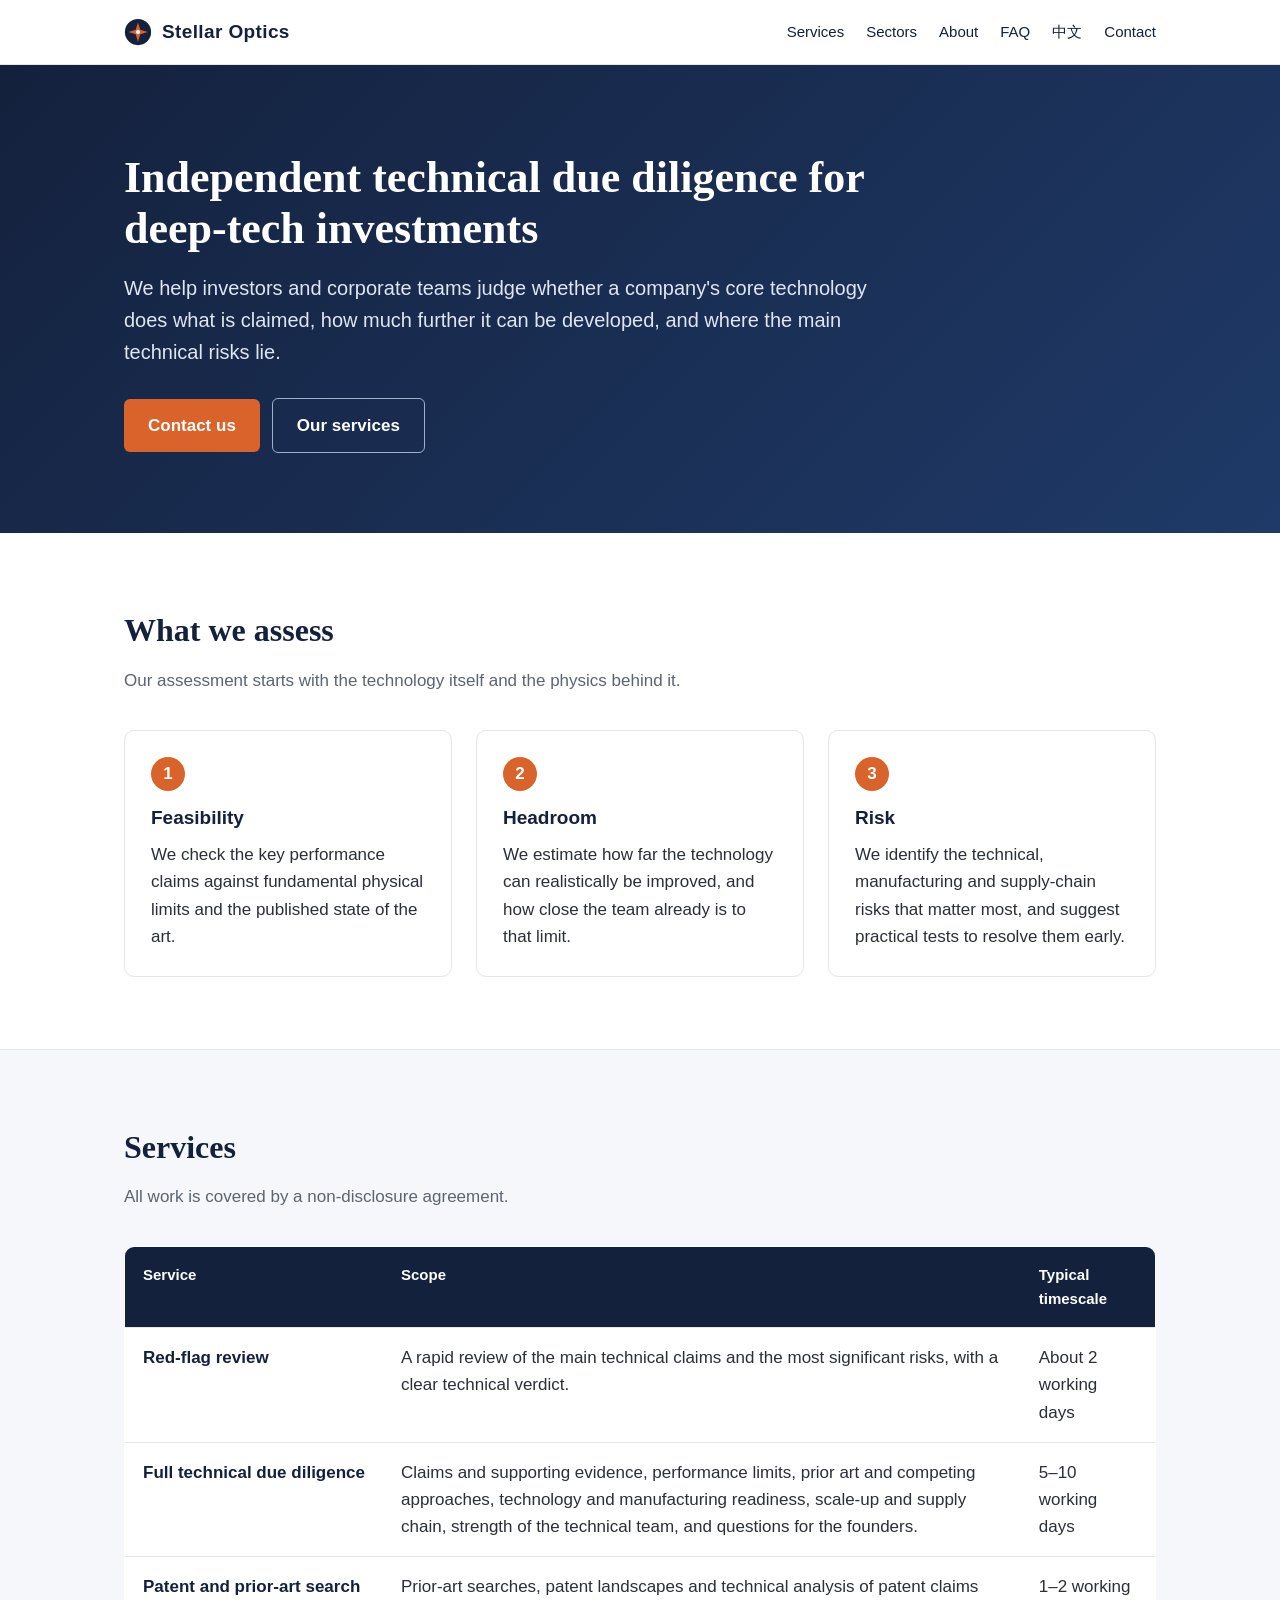
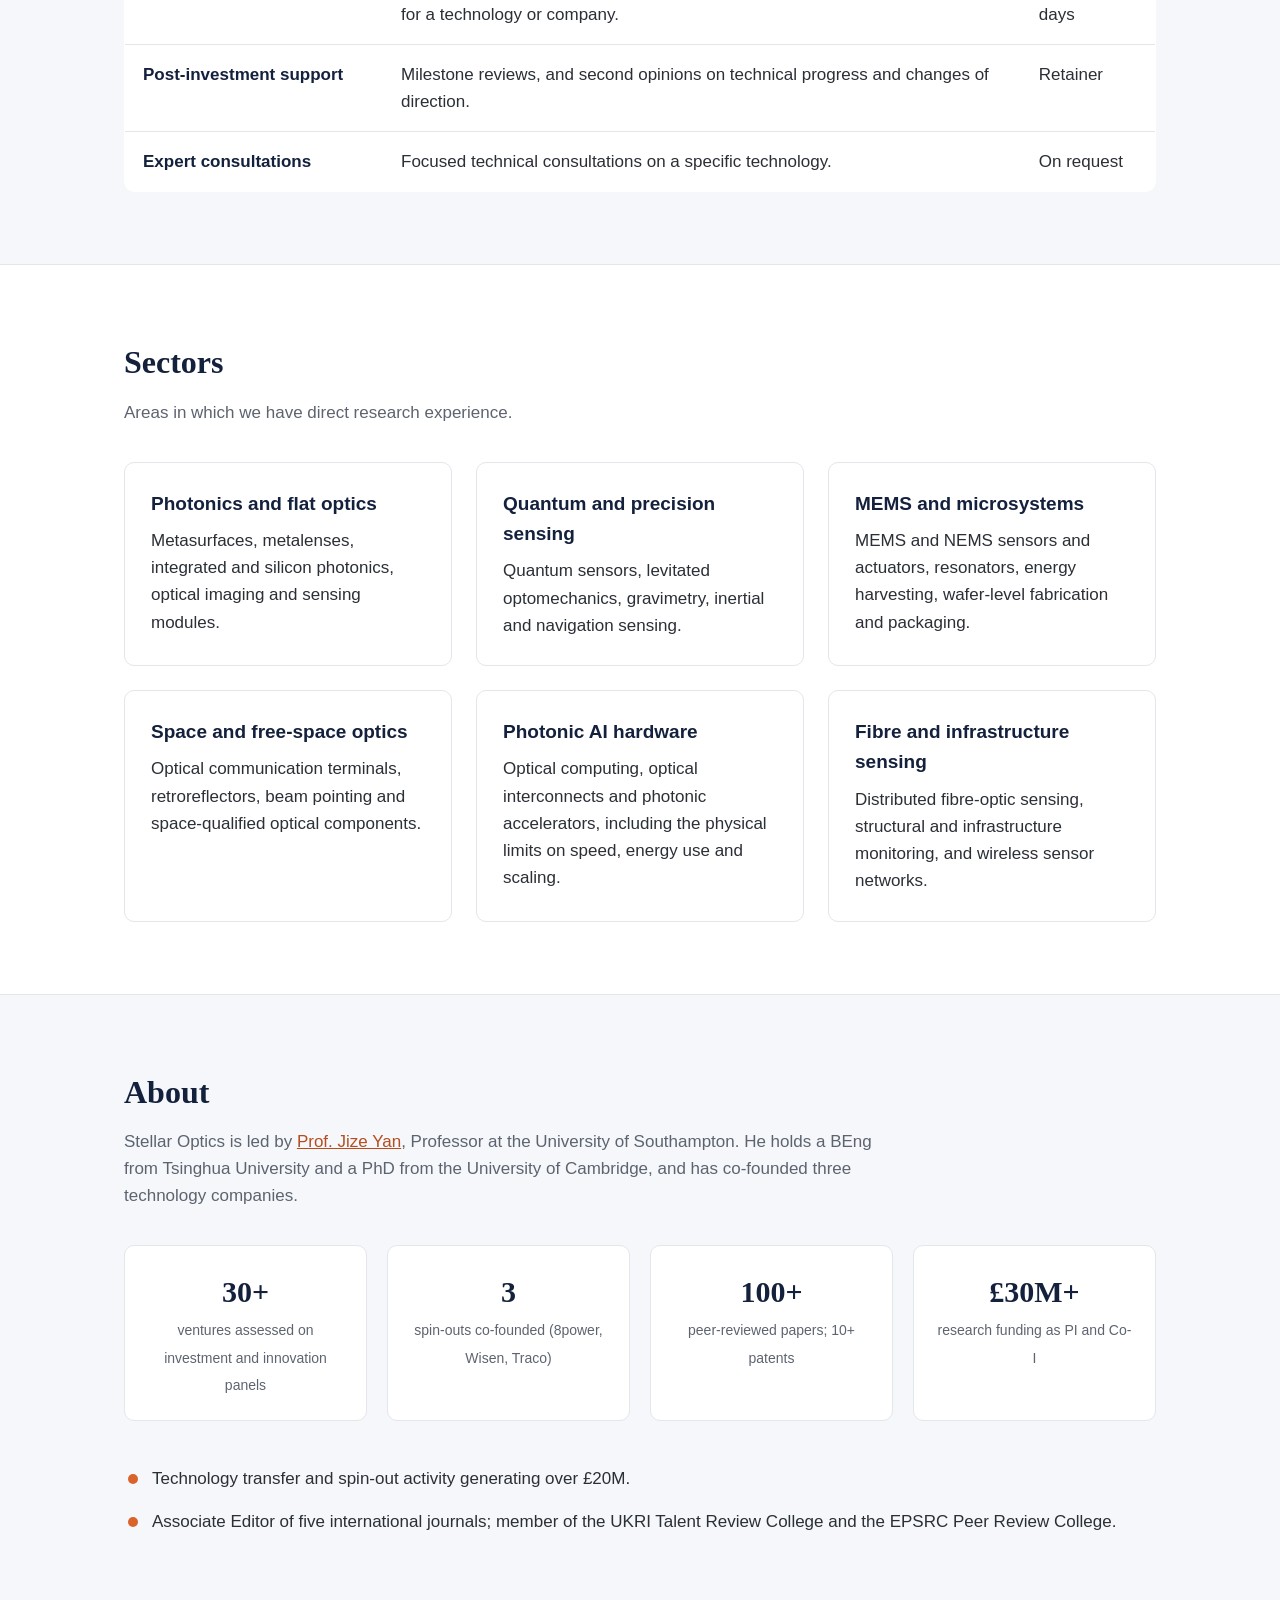
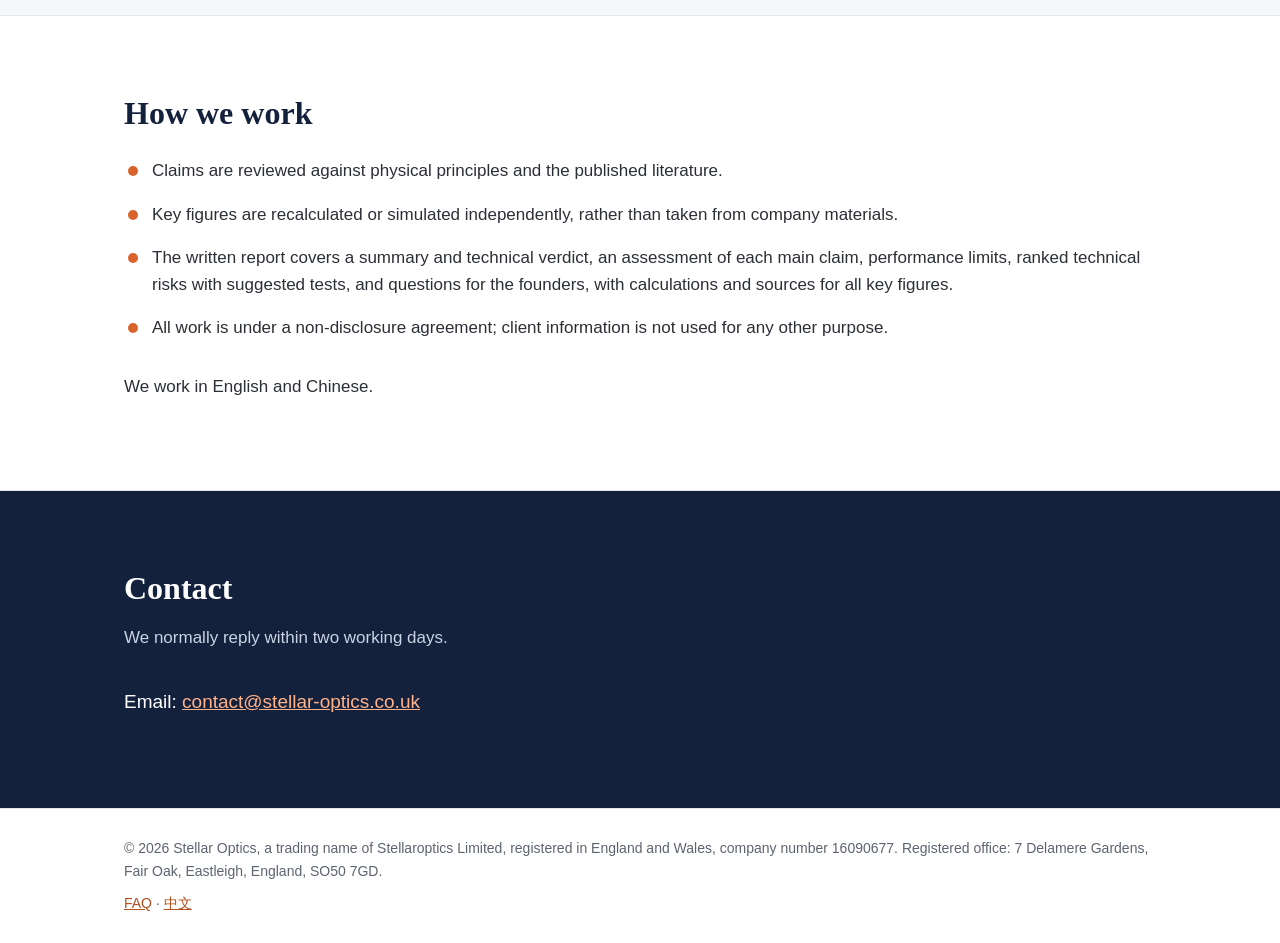
<file: index.html>
<!DOCTYPE html>
<html lang="en">
<head>
<meta charset="utf-8">
<meta name="viewport" content="width=device-width, initial-scale=1">
<title>Stellar Optics | Technical Due Diligence for Photonics, Sensing and Deep-Tech Investments</title>
<meta name="description" content="Stellar Optics provides independent technical due diligence for investors in photonics, metasurfaces, quantum sensing, MEMS, space optical communications and photonic AI hardware. Led by Prof. Jize Yan.">
<link rel="canonical" href="https://www.stellar-optics.co.uk/">
<link rel="alternate" hreflang="en" href="https://www.stellar-optics.co.uk/">
<link rel="alternate" hreflang="zh-Hans" href="https://www.stellar-optics.co.uk/zh/">
<link rel="alternate" hreflang="x-default" href="https://www.stellar-optics.co.uk/">
<link rel="icon" href="favicon.svg" type="image/svg+xml">
<link rel="stylesheet" href="styles.css">
<meta property="og:title" content="Stellar Optics | Independent Technical Due Diligence">
<meta property="og:description" content="Independent technical due diligence for investors in photonics, sensing, MEMS, quantum and space technologies.">
<meta property="og:type" content="website">
<meta property="og:url" content="https://www.stellar-optics.co.uk/">
<script type="application/ld+json">
{
  "@context": "https://schema.org",
  "@graph": [
    {
      "@type": "ProfessionalService",
      "@id": "https://www.stellar-optics.co.uk/#org",
      "name": "Stellar Optics",
      "legalName": "Stellaroptics Limited",
      "identifier": {"@type": "PropertyValue", "propertyID": "UK Companies House", "value": "16090677"},
      "url": "https://www.stellar-optics.co.uk/",
      "logo": "https://www.stellar-optics.co.uk/logo.svg",
      "description": "Independent technical due diligence for investors in deep-tech: photonics, metasurfaces and flat optics, quantum and gravimetric sensing, MEMS and optomechanical sensors, fibre sensing, space optical communications and photonic AI hardware.",
      "areaServed": "Worldwide",
      "address": {"@type": "PostalAddress", "streetAddress": "7 Delamere Gardens, Fair Oak", "addressLocality": "Eastleigh", "postalCode": "SO50 7GD", "addressCountry": "GB"},
      "availableLanguage": ["English", "Chinese"],
      "founder": {"@id": "https://www.stellar-optics.co.uk/#jize"},
      "knowsAbout": ["Technical due diligence", "Deep-tech investment", "Photonics", "Metasurfaces", "Metalenses", "Quantum sensing", "MEMS", "Optomechanical sensors", "Distributed fibre sensing", "Free-space optical communications", "Space optics", "Photonic AI hardware", "Optical computing", "Patent search", "Prior art search", "Patent landscape"],
      "hasOfferCatalog": {
        "@type": "OfferCatalog",
        "name": "Technical due diligence services",
        "itemListElement": [
          {"@type": "Offer", "itemOffered": {"@type": "Service", "name": "Red-flag technical check", "description": "Key claims tested against physical limits; top three technical risks; with a clear technical verdict. Typical turnaround 2 working days."}},
          {"@type": "Offer", "itemOffered": {"@type": "Service", "name": "Full technical due diligence", "description": "Claims-evidence review, performance ceiling, prior art and competition, technology and manufacturing readiness, scale-up and supply chain, strength of the technical team. Typical turnaround 5-10 working days."}},
          {"@type": "Offer", "itemOffered": {"@type": "Service", "name": "Patent and prior-art search", "description": "Prior-art searches, patent landscapes and technical analysis of patent claims."}},
          {"@type": "Offer", "itemOffered": {"@type": "Service", "name": "Post-investment technical support", "description": "Milestone reviews and second opinions on technical progress."}},
          {"@type": "Offer", "itemOffered": {"@type": "Service", "name": "Expert consultations", "description": "Focused technical consultations on a specific technology."}}
        ]
      }
    },
    {
      "@type": "Person",
      "@id": "https://www.stellar-optics.co.uk/#jize",
      "name": "Jize Yan",
      "honorificPrefix": "Prof.",
      "jobTitle": "Professor; Founder, Stellar Optics",
      "affiliation": {"@type": "CollegeOrUniversity", "name": "University of Southampton"},
      "alumniOf": [{"@type": "CollegeOrUniversity", "name": "Tsinghua University"}, {"@type": "CollegeOrUniversity", "name": "University of Cambridge"}],
      "sameAs": ["https://www.southampton.ac.uk/people/5xfz2h/professor-jize-yan"],
      "knowsAbout": ["Sensor technology", "Microsystems", "Metasurfaces", "Photonics", "Quantum sensing", "Technical due diligence"]
    }
  ]
}
</script>
</head>
<body>
<header class="top"><div class="wrap">
  <a class="brand" href="./"><img src="logo.svg" alt="" width="28" height="28">Stellar Optics</a>
  <nav><a href="#services">Services</a><a href="#sectors">Sectors</a><a href="#about">About</a><a href="faq.html">FAQ</a><a href="zh/" hreflang="zh-Hans">中文</a><a href="#contact">Contact</a></nav>
</div></header>

<div class="hero"><div class="wrap">
  <h1>Independent technical due diligence for deep-tech investments</h1>
  <p class="lead">We help investors and corporate teams judge whether a company's core technology does what is claimed, how much further it can be developed, and where the main technical risks lie.</p>
  <a class="btn" href="#contact">Contact us</a><a class="btn ghost" href="#services">Our services</a>
</div></div>

<section id="questions"><div class="wrap">
  <h2>What we assess</h2>
  <p class="sub">Our assessment starts with the technology itself and the physics behind it.</p>
  <div class="grid3">
    <div class="card"><span class="n">1</span><h3>Feasibility</h3><p>We check the key performance claims against fundamental physical limits and the published state of the art.</p></div>
    <div class="card"><span class="n">2</span><h3>Headroom</h3><p>We estimate how far the technology can realistically be improved, and how close the team already is to that limit.</p></div>
    <div class="card"><span class="n">3</span><h3>Risk</h3><p>We identify the technical, manufacturing and supply-chain risks that matter most, and suggest practical tests to resolve them early.</p></div>
  </div>
</div></section>

<section id="services" class="alt"><div class="wrap">
  <h2>Services</h2>
  <p class="sub">All work is covered by a non-disclosure agreement.</p>
  <div class="tablewrap"><table>
    <tr><th>Service</th><th>Scope</th><th>Typical timescale</th></tr>
    <tr><td>Red-flag review</td><td>A rapid review of the main technical claims and the most significant risks, with a clear technical verdict.</td><td>About 2 working days</td></tr>
    <tr><td>Full technical due diligence</td><td>Claims and supporting evidence, performance limits, prior art and competing approaches, technology and manufacturing readiness, scale-up and supply chain, strength of the technical team, and questions for the founders.</td><td>5–10 working days</td></tr>
    <tr><td>Patent and prior-art search</td><td>Prior-art searches, patent landscapes and technical analysis of patent claims for a technology or company.</td><td>1–2 working days</td></tr>
    <tr><td>Post-investment support</td><td>Milestone reviews, and second opinions on technical progress and changes of direction.</td><td>Retainer</td></tr>
    <tr><td>Expert consultations</td><td>Focused technical consultations on a specific technology.</td><td>On request</td></tr>
  </table></div>
</div></section>

<section id="sectors"><div class="wrap">
  <h2>Sectors</h2>
  <p class="sub">Areas in which we have direct research experience.</p>
  <div class="grid3">
    <div class="card"><h3>Photonics and flat optics</h3><p>Metasurfaces, metalenses, integrated and silicon photonics, optical imaging and sensing modules.</p></div>
    <div class="card"><h3>Quantum and precision sensing</h3><p>Quantum sensors, levitated optomechanics, gravimetry, inertial and navigation sensing.</p></div>
    <div class="card"><h3>MEMS and microsystems</h3><p>MEMS and NEMS sensors and actuators, resonators, energy harvesting, wafer-level fabrication and packaging.</p></div>
    <div class="card"><h3>Space and free-space optics</h3><p>Optical communication terminals, retroreflectors, beam pointing and space-qualified optical components.</p></div>
    <div class="card"><h3>Photonic AI hardware</h3><p>Optical computing, optical interconnects and photonic accelerators, including the physical limits on speed, energy use and scaling.</p></div>
    <div class="card"><h3>Fibre and infrastructure sensing</h3><p>Distributed fibre-optic sensing, structural and infrastructure monitoring, and wireless sensor networks.</p></div>
  </div>
</div></section>


<section id="about" class="alt"><div class="wrap">
  <h2>About</h2>
  <p class="sub">Stellar Optics is led by <a href="https://www.southampton.ac.uk/people/5xfz2h/professor-jize-yan">Prof. Jize Yan</a>, Professor at the University of Southampton. He holds a BEng from Tsinghua University and a PhD from the University of Cambridge, and has co-founded three technology companies.</p>
  <div class="stats">
    <div class="stat"><b>30+</b><span>ventures assessed on investment and innovation panels</span></div>
    <div class="stat"><b>3</b><span>spin-outs co-founded (8power, Wisen, Traco)</span></div>
    <div class="stat"><b>100+</b><span>peer-reviewed papers; 10+ patents</span></div>
    <div class="stat"><b>£30M+</b><span>research funding as PI and Co-I</span></div>
  </div>
  <ul class="ticks">
    <li>Technology transfer and spin-out activity generating over £20M.</li>
    <li>Associate Editor of five international journals; member of the UKRI Talent Review College and the EPSRC Peer Review College.</li>
  </ul>
</div></section>

<section id="method"><div class="wrap">
  <h2>How we work</h2>
  <ul class="ticks">
    <li>Claims are reviewed against physical principles and the published literature.</li>
    <li>Key figures are recalculated or simulated independently, rather than taken from company materials.</li>
    <li>The written report covers a summary and technical verdict, an assessment of each main claim, performance limits, ranked technical risks with suggested tests, and questions for the founders, with calculations and sources for all key figures.</li>
    <li>All work is under a non-disclosure agreement; client information is not used for any other purpose.</li>
  </ul>
  <p style="margin-top:24px">We work in English and Chinese.</p>
</div></section>

<section id="contact" class="contact"><div class="wrap">
  <h2>Contact</h2>
  <p class="sub">We normally reply within two working days.</p>
  <p style="font-size:19px">Email: <a href="mailto:contact@stellar-optics.co.uk">contact@stellar-optics.co.uk</a></p>
</div></section>

<footer><div class="wrap">
  <span>© 2026 Stellar Optics, a trading name of Stellaroptics Limited, registered in England and Wales, company number 16090677. Registered office: 7 Delamere Gardens, Fair Oak, Eastleigh, England, SO50 7GD.</span>
  <span><a href="faq.html">FAQ</a> · <a href="zh/" hreflang="zh-Hans">中文</a></span>
</div></footer>
</body>
</html>
</file>
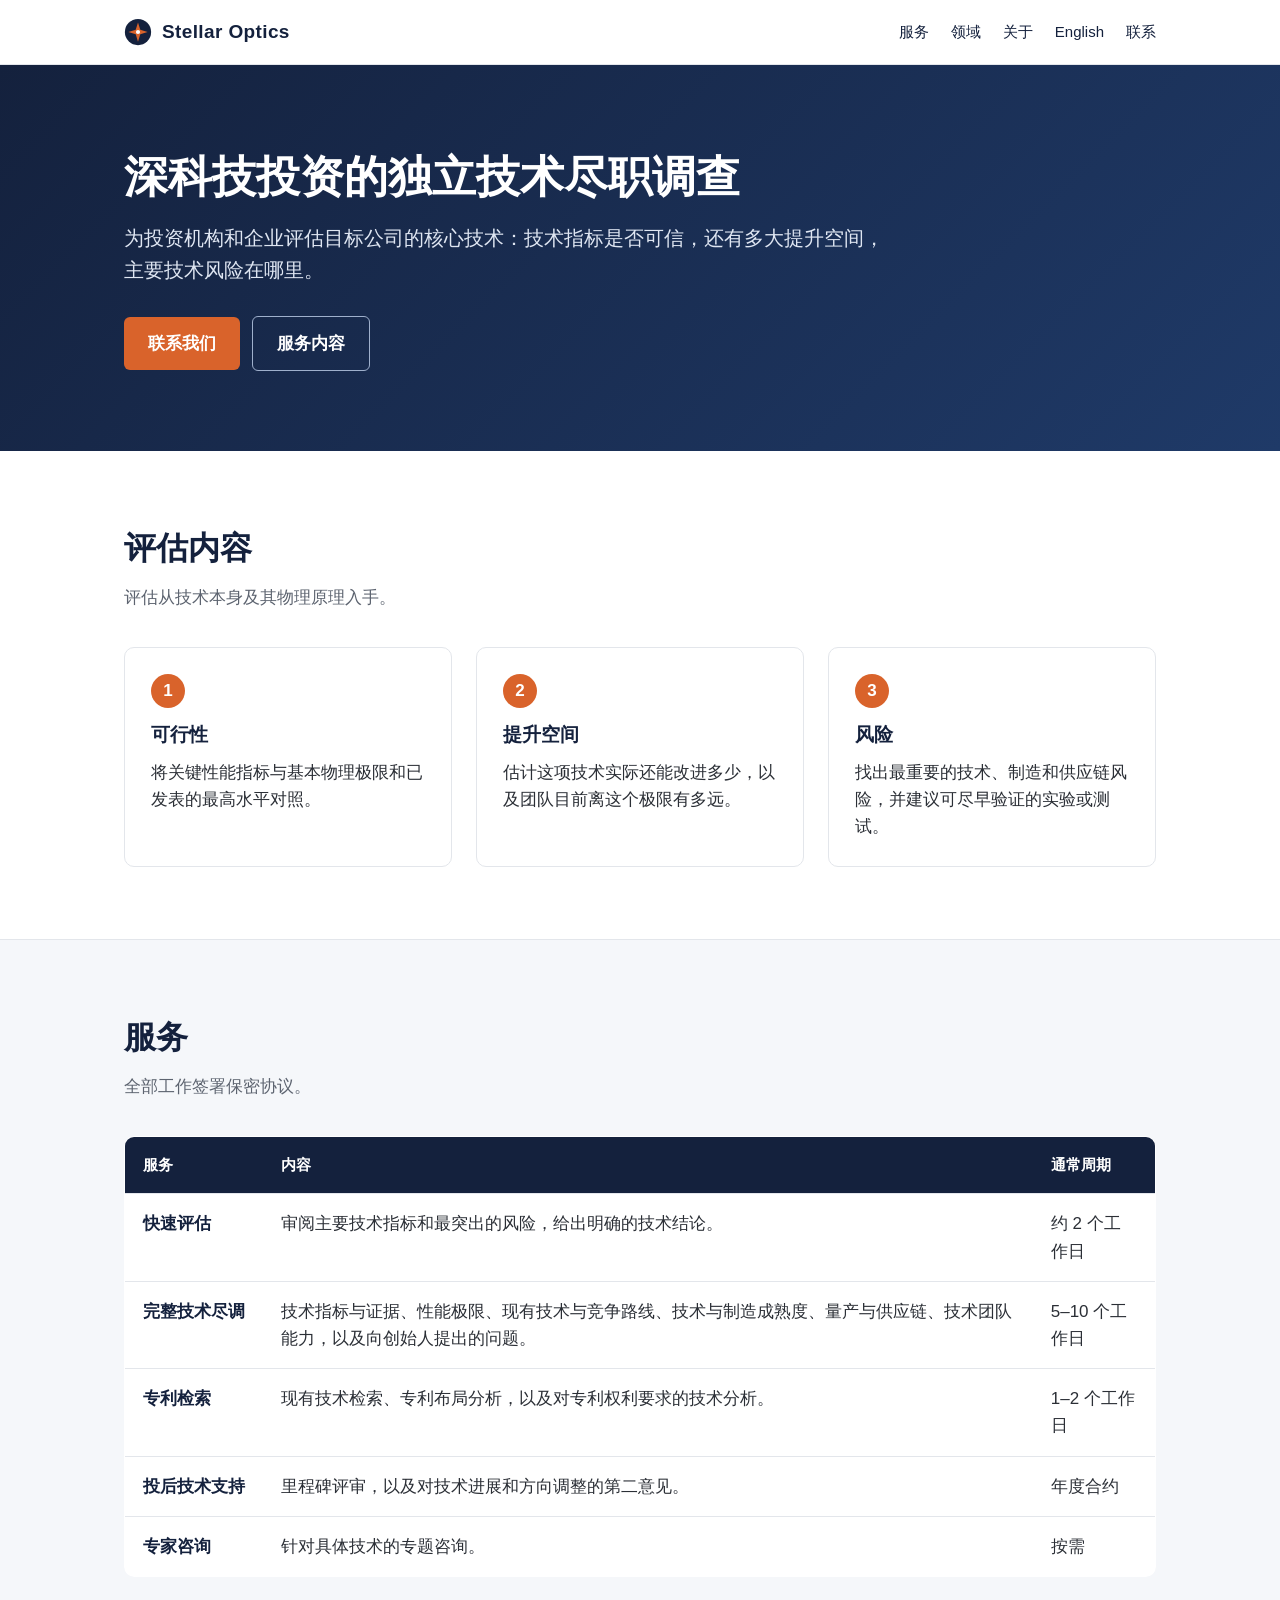
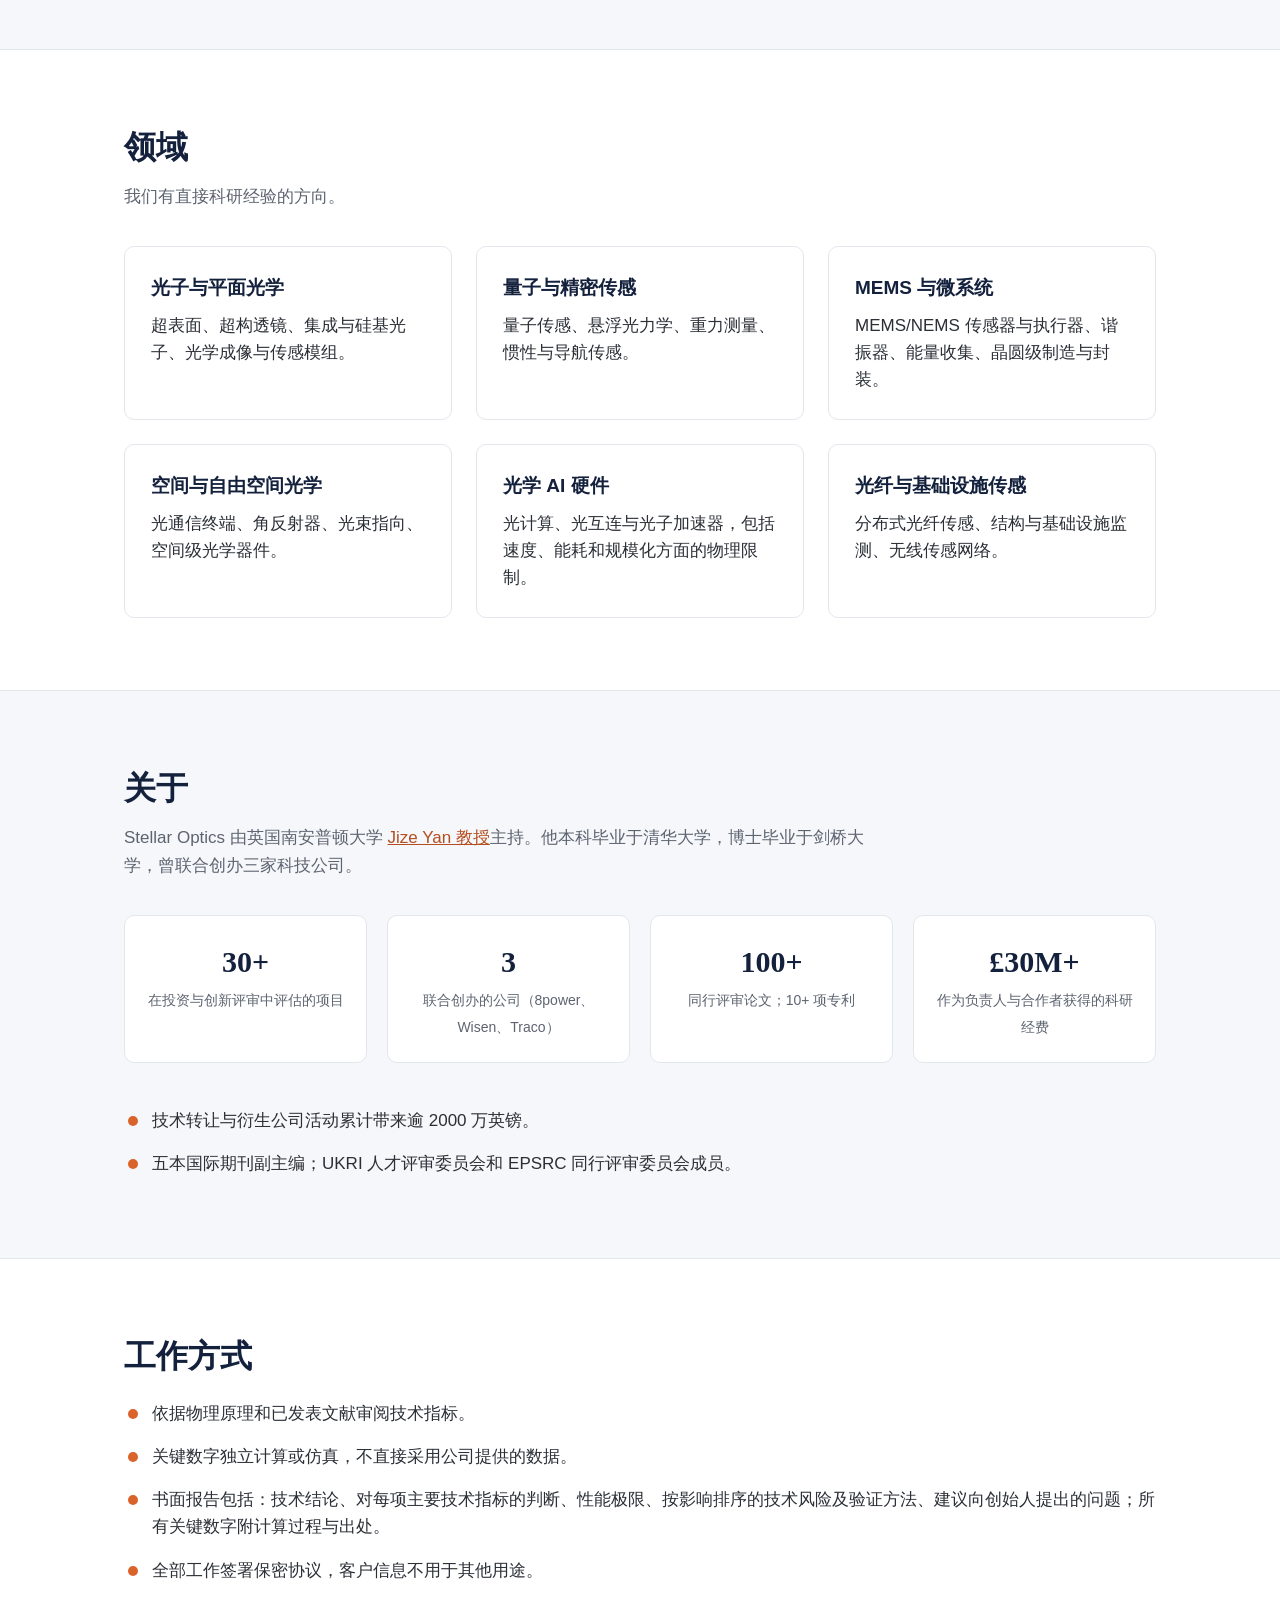
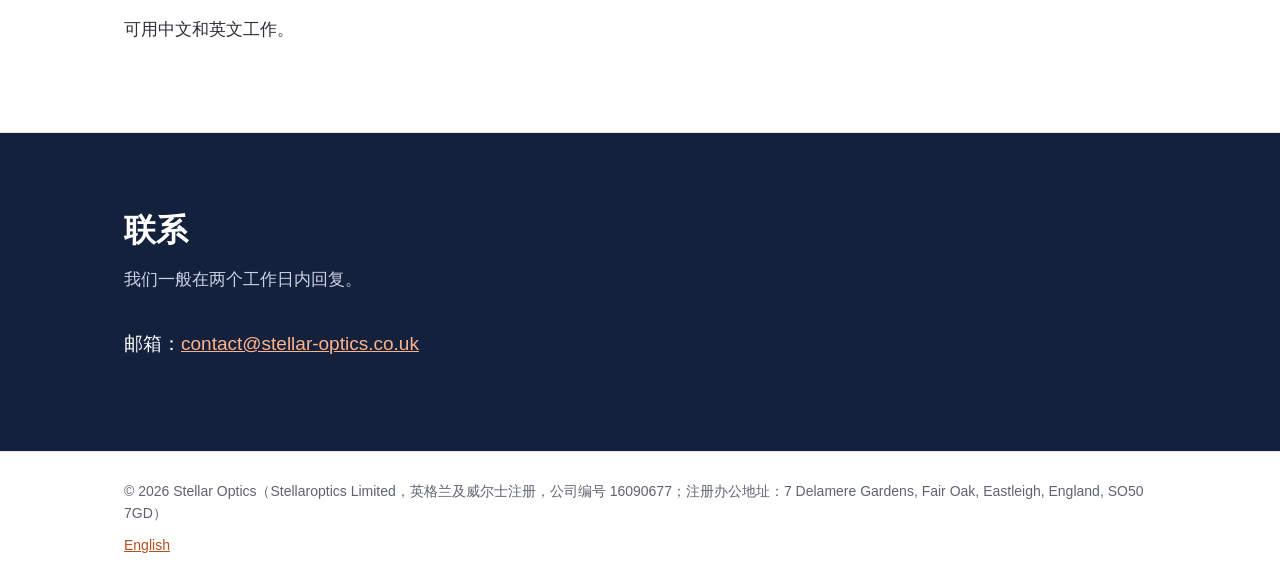
<file: zh/index.html>
<!DOCTYPE html>
<html lang="zh-Hans">
<head>
<meta charset="utf-8">
<meta name="viewport" content="width=device-width, initial-scale=1">
<title>Stellar Optics｜深科技投资的独立技术尽职调查</title>
<meta name="description" content="Stellar Optics 为深科技投资提供独立的技术尽职调查：光子与超表面、量子与精密传感、MEMS、空间光通信、光学 AI 硬件。由 Jize Yan 教授主持。可用中文和英文工作。">
<link rel="canonical" href="https://www.stellar-optics.co.uk/zh/">
<link rel="alternate" hreflang="en" href="https://www.stellar-optics.co.uk/">
<link rel="alternate" hreflang="zh-Hans" href="https://www.stellar-optics.co.uk/zh/">
<link rel="icon" href="../favicon.svg" type="image/svg+xml">
<link rel="stylesheet" href="../styles.css">
<script type="application/ld+json">
{
  "@context": "https://schema.org",
  "@type": "ProfessionalService",
  "@id": "https://www.stellar-optics.co.uk/#org",
  "name": "Stellar Optics",
  "url": "https://www.stellar-optics.co.uk/zh/",
  "inLanguage": "zh-Hans",
  "description": "深科技投资的独立技术尽职调查：光子与超表面、量子与精密传感、MEMS、空间光通信、光学 AI 硬件。",
  "areaServed": "Worldwide",
  "availableLanguage": ["English", "Chinese"],
  "founder": {"@type": "Person", "name": "Jize Yan", "sameAs": ["https://www.southampton.ac.uk/people/5xfz2h/professor-jize-yan"]}
}
</script>
</head>
<body>
<header class="top"><div class="wrap">
  <a class="brand" href="./"><img src="../logo.svg" alt="" width="28" height="28">Stellar Optics</a>
  <nav><a href="#services">服务</a><a href="#sectors">领域</a><a href="#about">关于</a><a href="../" hreflang="en">English</a><a href="#contact">联系</a></nav>
</div></header>

<div class="hero"><div class="wrap">
  <h1>深科技投资的独立技术尽职调查</h1>
  <p class="lead">为投资机构和企业评估目标公司的核心技术：技术指标是否可信，还有多大提升空间，主要技术风险在哪里。</p>
  <a class="btn" href="#contact">联系我们</a><a class="btn ghost" href="#services">服务内容</a>
</div></div>

<section><div class="wrap">
  <h2>评估内容</h2>
  <p class="sub">评估从技术本身及其物理原理入手。</p>
  <div class="grid3">
    <div class="card"><span class="n">1</span><h3>可行性</h3><p>将关键性能指标与基本物理极限和已发表的最高水平对照。</p></div>
    <div class="card"><span class="n">2</span><h3>提升空间</h3><p>估计这项技术实际还能改进多少，以及团队目前离这个极限有多远。</p></div>
    <div class="card"><span class="n">3</span><h3>风险</h3><p>找出最重要的技术、制造和供应链风险，并建议可尽早验证的实验或测试。</p></div>
  </div>
</div></section>

<section id="services" class="alt"><div class="wrap">
  <h2>服务</h2>
  <p class="sub">全部工作签署保密协议。</p>
  <div class="tablewrap"><table>
    <tr><th>服务</th><th>内容</th><th>通常周期</th></tr>
    <tr><td>快速评估</td><td>审阅主要技术指标和最突出的风险，给出明确的技术结论。</td><td>约 2 个工作日</td></tr>
    <tr><td>完整技术尽调</td><td>技术指标与证据、性能极限、现有技术与竞争路线、技术与制造成熟度、量产与供应链、技术团队能力，以及向创始人提出的问题。</td><td>5–10 个工作日</td></tr>
    <tr><td>专利检索</td><td>现有技术检索、专利布局分析，以及对专利权利要求的技术分析。</td><td>1–2 个工作日</td></tr>
    <tr><td>投后技术支持</td><td>里程碑评审，以及对技术进展和方向调整的第二意见。</td><td>年度合约</td></tr>
    <tr><td>专家咨询</td><td>针对具体技术的专题咨询。</td><td>按需</td></tr>
  </table></div>
</div></section>

<section id="sectors"><div class="wrap">
  <h2>领域</h2>
  <p class="sub">我们有直接科研经验的方向。</p>
  <div class="grid3">
    <div class="card"><h3>光子与平面光学</h3><p>超表面、超构透镜、集成与硅基光子、光学成像与传感模组。</p></div>
    <div class="card"><h3>量子与精密传感</h3><p>量子传感、悬浮光力学、重力测量、惯性与导航传感。</p></div>
    <div class="card"><h3>MEMS 与微系统</h3><p>MEMS/NEMS 传感器与执行器、谐振器、能量收集、晶圆级制造与封装。</p></div>
    <div class="card"><h3>空间与自由空间光学</h3><p>光通信终端、角反射器、光束指向、空间级光学器件。</p></div>
    <div class="card"><h3>光学 AI 硬件</h3><p>光计算、光互连与光子加速器，包括速度、能耗和规模化方面的物理限制。</p></div>
    <div class="card"><h3>光纤与基础设施传感</h3><p>分布式光纤传感、结构与基础设施监测、无线传感网络。</p></div>
  </div>
</div></section>


<section id="about" class="alt"><div class="wrap">
  <h2>关于</h2>
  <p class="sub">Stellar Optics 由英国南安普顿大学 <a href="https://www.southampton.ac.uk/people/5xfz2h/professor-jize-yan">Jize Yan 教授</a>主持。他本科毕业于清华大学，博士毕业于剑桥大学，曾联合创办三家科技公司。</p>
  <div class="stats">
    <div class="stat"><b>30+</b><span>在投资与创新评审中评估的项目</span></div>
    <div class="stat"><b>3</b><span>联合创办的公司（8power、Wisen、Traco）</span></div>
    <div class="stat"><b>100+</b><span>同行评审论文；10+ 项专利</span></div>
    <div class="stat"><b>£30M+</b><span>作为负责人与合作者获得的科研经费</span></div>
  </div>
  <ul class="ticks">
    <li>技术转让与衍生公司活动累计带来逾 2000 万英镑。</li>
    <li>五本国际期刊副主编；UKRI 人才评审委员会和 EPSRC 同行评审委员会成员。</li>
  </ul>
</div></section>

<section><div class="wrap">
  <h2>工作方式</h2>
  <ul class="ticks">
    <li>依据物理原理和已发表文献审阅技术指标。</li>
    <li>关键数字独立计算或仿真，不直接采用公司提供的数据。</li>
    <li>书面报告包括：技术结论、对每项主要技术指标的判断、性能极限、按影响排序的技术风险及验证方法、建议向创始人提出的问题；所有关键数字附计算过程与出处。</li>
    <li>全部工作签署保密协议，客户信息不用于其他用途。</li>
  </ul>
  <p style="margin-top:24px">可用中文和英文工作。</p>
</div></section>

<section id="contact" class="contact"><div class="wrap">
  <h2>联系</h2>
  <p class="sub">我们一般在两个工作日内回复。</p>
  <p style="font-size:19px">邮箱：<a href="mailto:contact@stellar-optics.co.uk">contact@stellar-optics.co.uk</a></p>
</div></section>

<footer><div class="wrap"><span>© 2026 Stellar Optics（Stellaroptics Limited，英格兰及威尔士注册，公司编号 16090677；注册办公地址：7 Delamere Gardens, Fair Oak, Eastleigh, England, SO50 7GD）</span><span><a href="../" hreflang="en">English</a></span></div></footer>
</body>
</html>
</file>
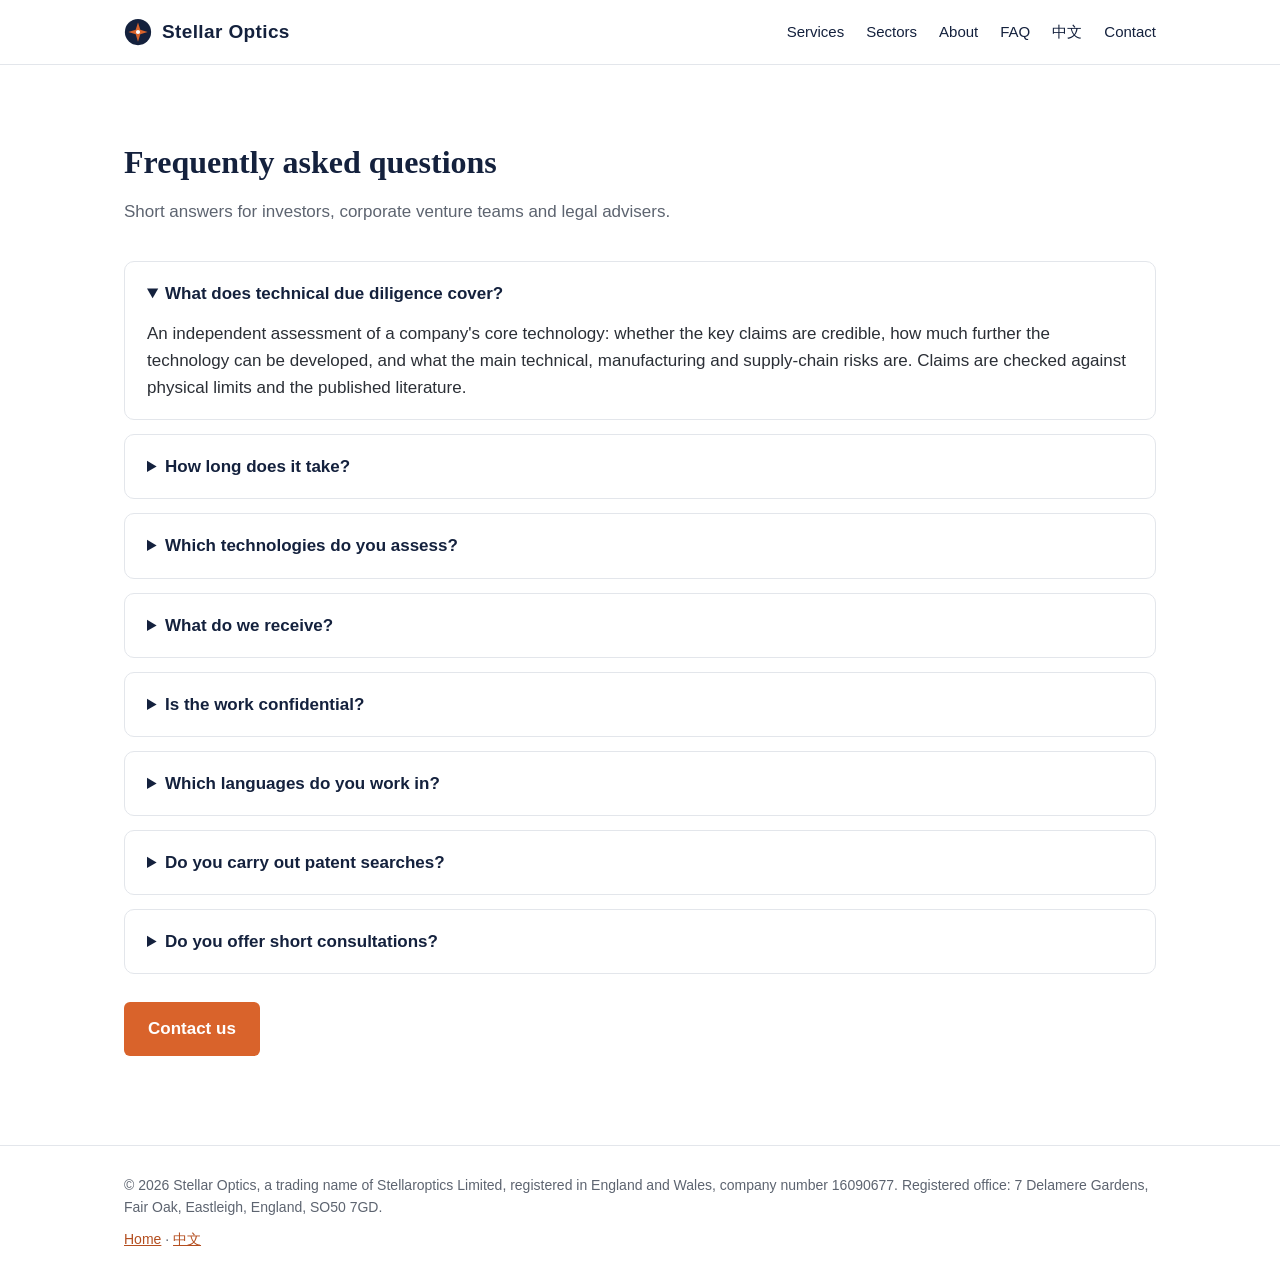
<file: faq.html>
<!DOCTYPE html>
<html lang="en">
<head>
<meta charset="utf-8">
<meta name="viewport" content="width=device-width, initial-scale=1">
<title>FAQ | Stellar Optics Technical Due Diligence</title>
<meta name="description" content="Frequently asked questions about Stellar Optics' technical due diligence: scope, turnaround, confidentiality, sectors and how engagements work.">
<link rel="canonical" href="https://www.stellar-optics.co.uk/faq.html">
<link rel="icon" href="favicon.svg" type="image/svg+xml">
<link rel="stylesheet" href="styles.css">
<script type="application/ld+json">
{
  "@context": "https://schema.org",
  "@type": "FAQPage",
  "mainEntity": [
    {"@type": "Question", "name": "What does technical due diligence cover?",
     "acceptedAnswer": {"@type": "Answer", "text": "An independent assessment of a company's core technology: whether the key claims are credible, how much further the technology can be developed, and what the main technical, manufacturing and supply-chain risks are. Claims are checked against physical limits and the published literature."}},
    {"@type": "Question", "name": "How long does a technical due diligence take?",
     "acceptedAnswer": {"@type": "Answer", "text": "A red-flag review typically takes 2 working days. A full technical due diligence typically takes 5 to 10 working days, depending on scope and access to the data room and the team."}},
    {"@type": "Question", "name": "Which technologies do you assess?",
     "acceptedAnswer": {"@type": "Answer", "text": "Photonics and flat optics (metasurfaces, metalenses, integrated photonics), quantum and precision sensing, MEMS and microsystems, space and free-space optical communications, photonic AI hardware and optical computing, and fibre and infrastructure sensing."}},
    {"@type": "Question", "name": "Is the work confidential?",
     "acceptedAnswer": {"@type": "Answer", "text": "Yes. All work is carried out under a non-disclosure agreement, and client and target information is never reused."}},
    {"@type": "Question", "name": "Which languages do you work in?",
     "acceptedAnswer": {"@type": "Answer", "text": "English and Chinese."}},
    {"@type": "Question", "name": "Do you carry out patent searches?",
     "acceptedAnswer": {"@type": "Answer", "text": "Yes. We carry out prior-art searches, patent landscapes and technical analysis of patent claims, either on their own or as part of a due diligence."}},
    {"@type": "Question", "name": "Do you offer short consultations?",
     "acceptedAnswer": {"@type": "Answer", "text": "Yes. We provide focused technical consultations on a specific technology in photonics, sensing and microsystems."}}
  ]
}
</script>
</head>
<body>
<header class="top"><div class="wrap">
  <a class="brand" href="./"><img src="logo.svg" alt="" width="28" height="28">Stellar Optics</a>
  <nav><a href="./#services">Services</a><a href="./#sectors">Sectors</a><a href="./#about">About</a><a href="faq.html">FAQ</a><a href="zh/" hreflang="zh-Hans">中文</a><a href="./#contact">Contact</a></nav>
</div></header>
<section><div class="wrap">
  <h2>Frequently asked questions</h2>
  <p class="sub">Short answers for investors, corporate venture teams and legal advisers.</p>
  <details open><summary>What does technical due diligence cover?</summary><p>An independent assessment of a company's core technology: whether the key claims are credible, how much further the technology can be developed, and what the main technical, manufacturing and supply-chain risks are. Claims are checked against physical limits and the published literature.</p></details>
  <details><summary>How long does it take?</summary><p>A red-flag review typically takes 2 working days. A full technical due diligence typically takes 5–10 working days, depending on scope and access to the data room and the team.</p></details>
  <details><summary>Which technologies do you assess?</summary><p>Photonics and flat optics (metasurfaces, metalenses, integrated photonics), quantum and precision sensing, MEMS and microsystems, space and free-space optical communications, photonic AI hardware and optical computing, and fibre and infrastructure sensing.</p></details>
  <details><summary>What do we receive?</summary><p>A short summary of findings and our technical verdict, a table of the main claims and our assessment of each, estimated performance limits, a ranked list of technical risks with suggested tests, and questions for the founders. Calculations and sources are provided for all key figures.</p></details>
  <details><summary>Is the work confidential?</summary><p>Yes. All work is carried out under a non-disclosure agreement, and client and target information is never reused.</p></details>
  <details><summary>Which languages do you work in?</summary><p>English and Chinese.</p></details>
  <details><summary>Do you carry out patent searches?</summary><p>Yes. We carry out prior-art searches, patent landscapes and technical analysis of patent claims, either on their own or as part of a due diligence.</p></details>
  <details><summary>Do you offer short consultations?</summary><p>Yes. We provide focused technical consultations on a specific technology in photonics, sensing and microsystems.</p></details>
  <p style="margin-top:28px"><a class="btn" href="./#contact">Contact us</a></p>
</div></section>
<footer><div class="wrap"><span>© 2026 Stellar Optics, a trading name of Stellaroptics Limited, registered in England and Wales, company number 16090677. Registered office: 7 Delamere Gardens, Fair Oak, Eastleigh, England, SO50 7GD.</span><span><a href="./">Home</a> · <a href="zh/" hreflang="zh-Hans">中文</a></span></div></footer>
</body>
</html>
</file>
<file: styles.css>
:root{--ink:#14213d;--text:#2b2f36;--muted:#5d6470;--line:#e3e6eb;--bg:#ffffff;--soft:#f5f7fa;--accent:#d9632b;--accent-d:#b44e1f;--max:1080px}
*{box-sizing:border-box}html{scroll-behavior:smooth}
body{margin:0;font-family:"Inter",-apple-system,"Segoe UI",Roboto,"Helvetica Neue",Arial,"PingFang SC","Microsoft YaHei",sans-serif;color:var(--text);background:var(--bg);line-height:1.6;font-size:17px}
a{color:var(--accent-d)}a:hover{color:var(--accent)}
.wrap{max-width:var(--max);margin:0 auto;padding:0 24px}
header.top{position:sticky;top:0;background:rgba(255,255,255,.96);border-bottom:1px solid var(--line);z-index:10}
header.top .wrap{display:flex;align-items:center;justify-content:space-between;height:64px}
.brand{display:flex;align-items:center;gap:10px;text-decoration:none;color:var(--ink);font-weight:700;letter-spacing:.02em;font-size:19px}
.brand svg{width:28px;height:28px}
nav a{margin-left:22px;text-decoration:none;color:var(--ink);font-size:15px}nav a:hover{color:var(--accent)}
.hero{background:linear-gradient(135deg,#14213d 0%,#1f3a68 100%);color:#fff;padding:88px 0 80px}
.hero h1{font-family:Georgia,"Times New Roman","Songti SC",serif;font-weight:600;font-size:44px;line-height:1.15;margin:0 0 18px;max-width:820px}
.hero p.lead{font-size:20px;max-width:760px;color:#dfe6f2;margin:0 0 30px}
.btn{display:inline-block;background:var(--accent);color:#fff;padding:13px 24px;border-radius:6px;text-decoration:none;font-weight:600}
.btn:hover{background:var(--accent-d);color:#fff}
.btn.ghost{background:transparent;border:1px solid #9fb0cc;margin-left:12px}
section{padding:72px 0;border-bottom:1px solid var(--line)}section.alt{background:var(--soft)}
h2{font-family:Georgia,"Times New Roman","Songti SC",serif;color:var(--ink);font-size:32px;margin:0 0 10px;font-weight:600}
.sub{color:var(--muted);margin:0 0 36px;max-width:760px}
.grid3{display:grid;grid-template-columns:repeat(3,1fr);gap:24px}
.grid2{display:grid;grid-template-columns:repeat(2,1fr);gap:24px}
.card{background:#fff;border:1px solid var(--line);border-radius:10px;padding:26px}
.card h3{margin:0 0 8px;color:var(--ink);font-size:19px}
.card .n{display:inline-block;width:34px;height:34px;border-radius:50%;background:var(--accent);color:#fff;text-align:center;line-height:34px;font-weight:700;margin-bottom:12px}
.card p{margin:0;color:var(--text)}
table{width:100%;border-collapse:collapse;background:#fff;border:1px solid var(--line);border-radius:10px;overflow:hidden}
th,td{text-align:left;padding:16px 18px;border-bottom:1px solid var(--line);vertical-align:top}
th{background:var(--ink);color:#fff;font-weight:600;font-size:15px}td:first-child{font-weight:600;color:var(--ink);white-space:nowrap}
tr:last-child td{border-bottom:none}
ul.ticks{list-style:none;padding:0;margin:0}ul.ticks li{padding:8px 0 8px 28px;position:relative}
ul.ticks li:before{content:"";position:absolute;left:4px;top:17px;width:10px;height:10px;border-radius:50%;background:var(--accent)}
.stats{display:grid;grid-template-columns:repeat(4,1fr);gap:20px;margin:0 0 36px}
.stat{background:#fff;border:1px solid var(--line);border-radius:10px;padding:22px;text-align:center}
.stat b{display:block;font-size:30px;color:var(--ink);font-family:Georgia,serif}.stat span{color:var(--muted);font-size:14px}
ol.steps{counter-reset:s;list-style:none;padding:0;margin:0}
ol.steps li{counter-increment:s;padding:14px 0 14px 54px;position:relative;border-bottom:1px solid var(--line)}
ol.steps li:before{content:counter(s);position:absolute;left:0;top:12px;width:36px;height:36px;border-radius:50%;border:2px solid var(--accent);color:var(--accent);text-align:center;line-height:32px;font-weight:700}
.contact{background:var(--ink);color:#fff}.contact h2{color:#fff}.contact .sub{color:#c9d3e3}
.contact a{color:#ffb38a}
footer{padding:28px 0;color:var(--muted);font-size:14px}
footer .wrap{display:flex;justify-content:space-between;flex-wrap:wrap;gap:10px}
details{background:#fff;border:1px solid var(--line);border-radius:10px;padding:18px 22px;margin-bottom:14px}
summary{cursor:pointer;font-weight:600;color:var(--ink)}details p{margin:12px 0 0}
@media (max-width:860px){header.top .wrap{height:auto;flex-wrap:wrap;padding-top:10px;padding-bottom:10px}nav{display:flex;flex-wrap:wrap;gap:4px 14px}nav a{margin-left:0}.btn.ghost{margin-left:0;margin-top:10px}.grid3,.grid2,.stats{grid-template-columns:1fr}.hero h1{font-size:32px}nav a{margin-left:12px;font-size:14px}td:first-child{white-space:normal}}
.tablewrap{overflow-x:auto;border-radius:10px}
</file>
